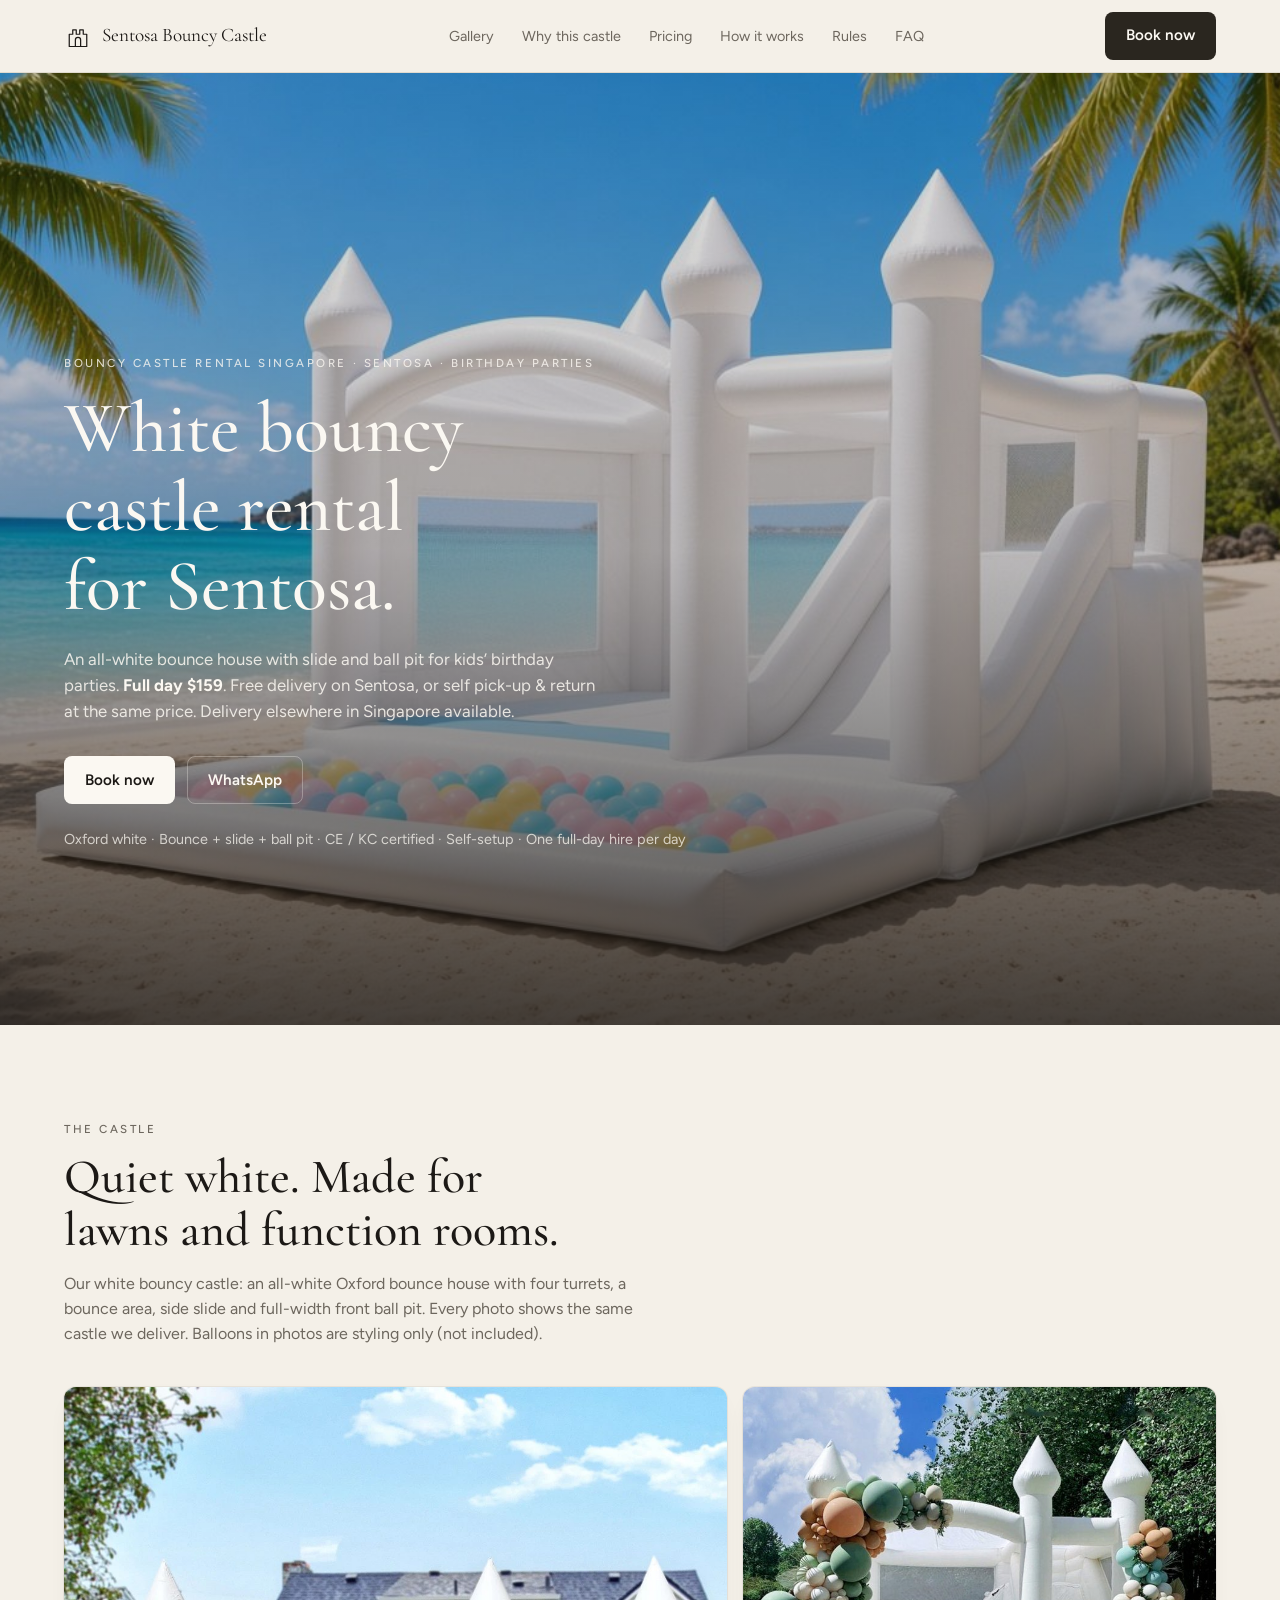
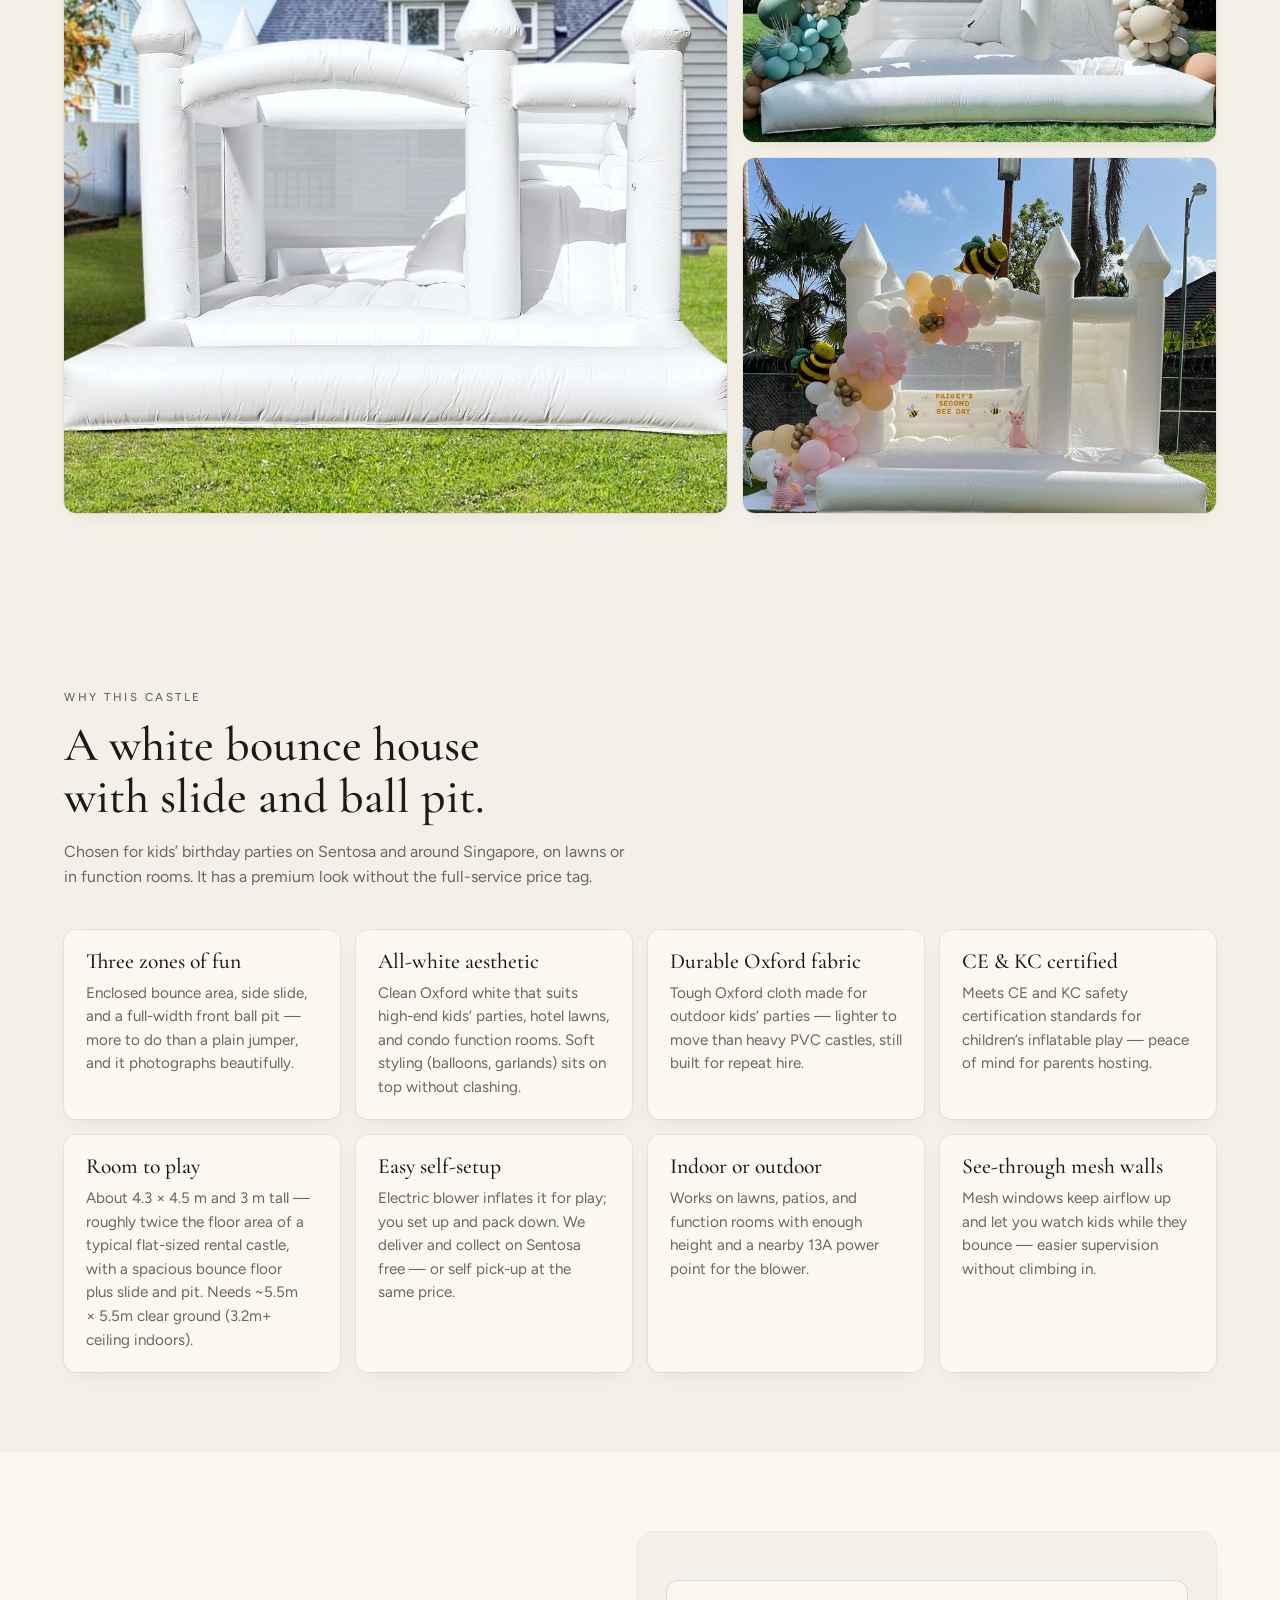
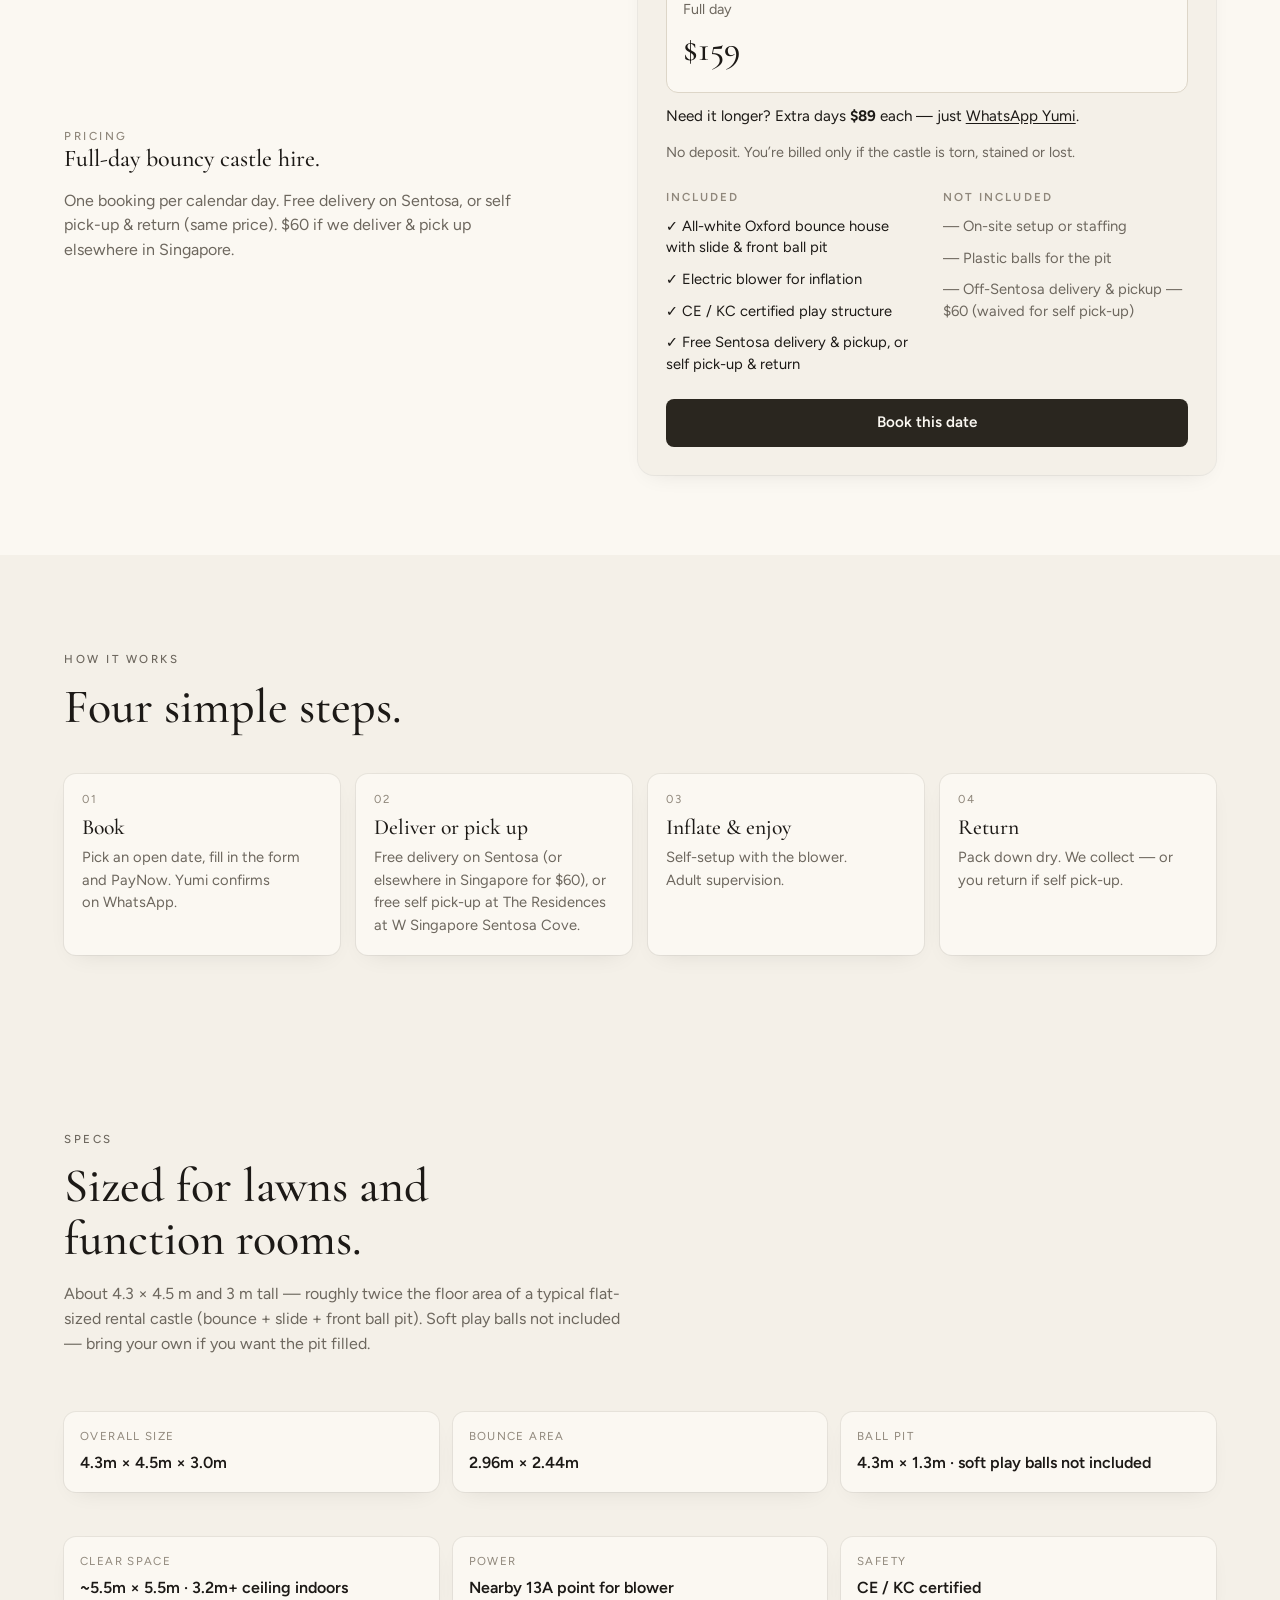
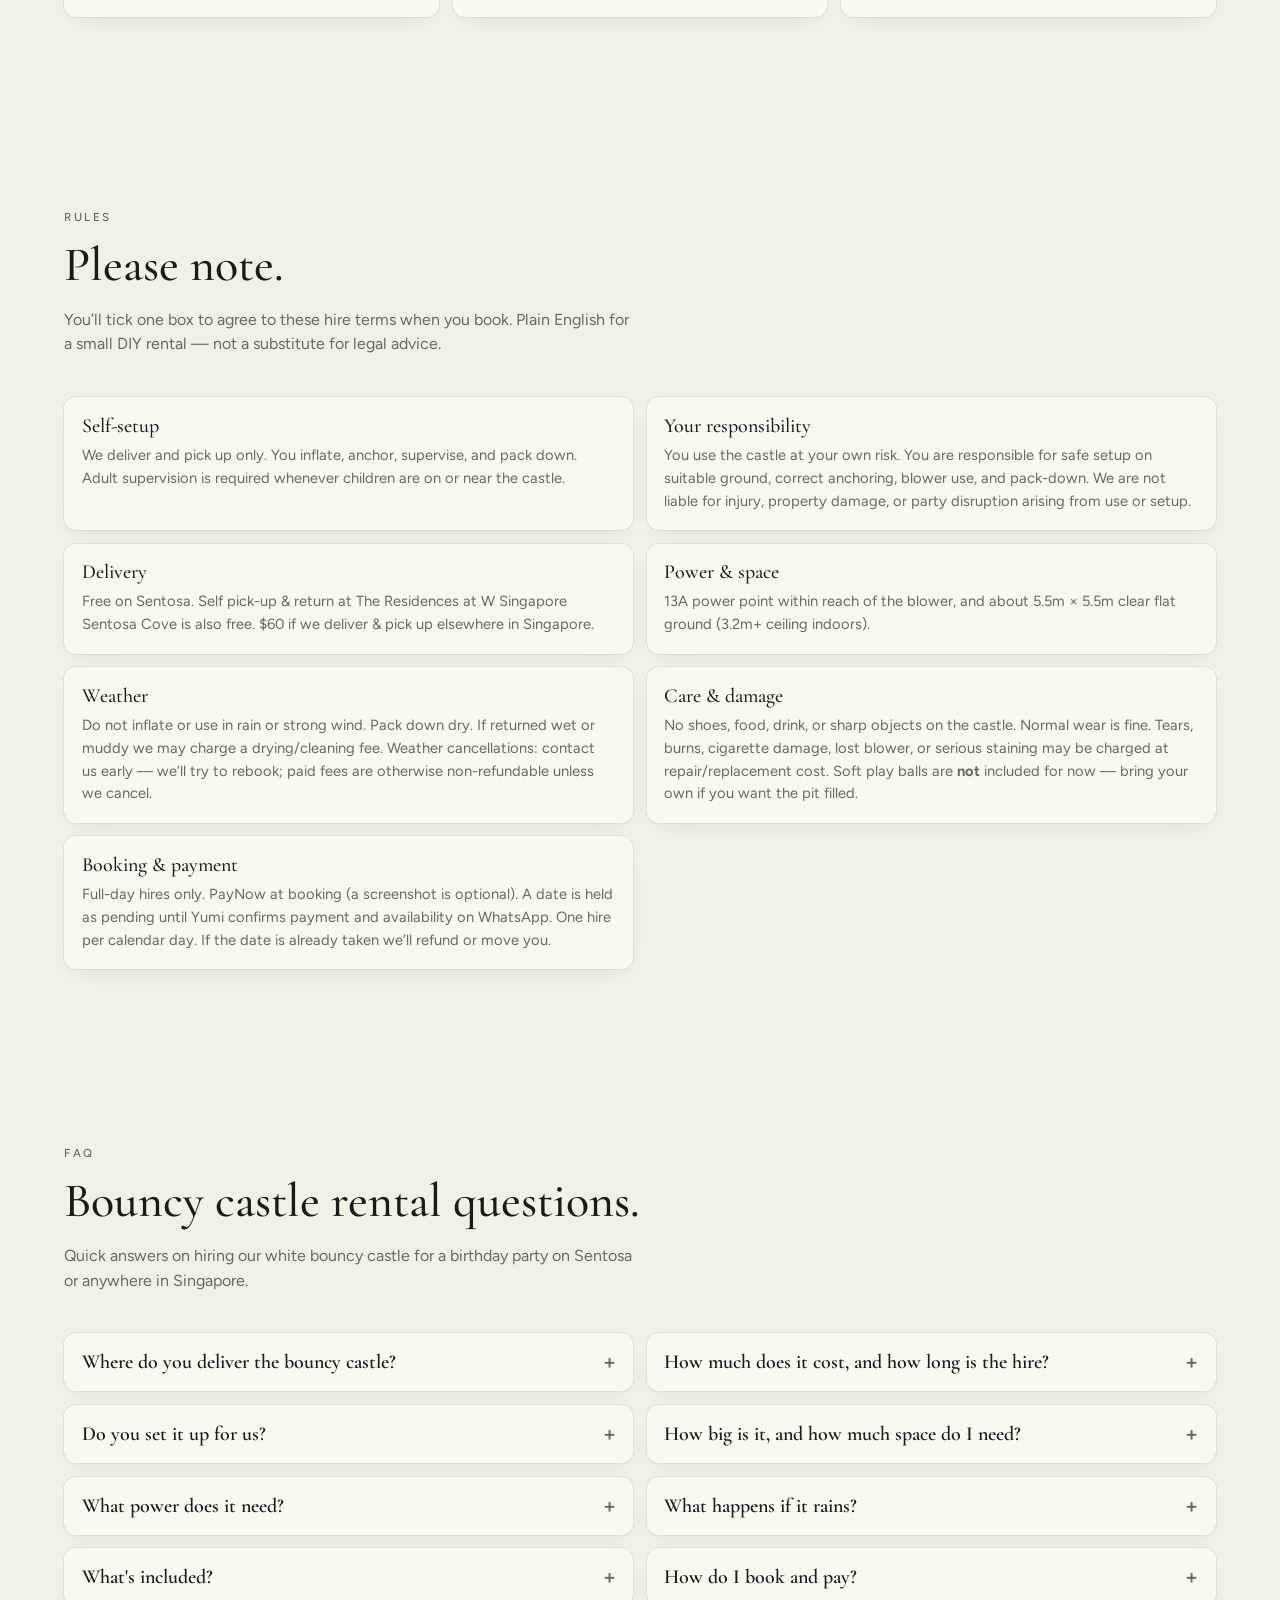
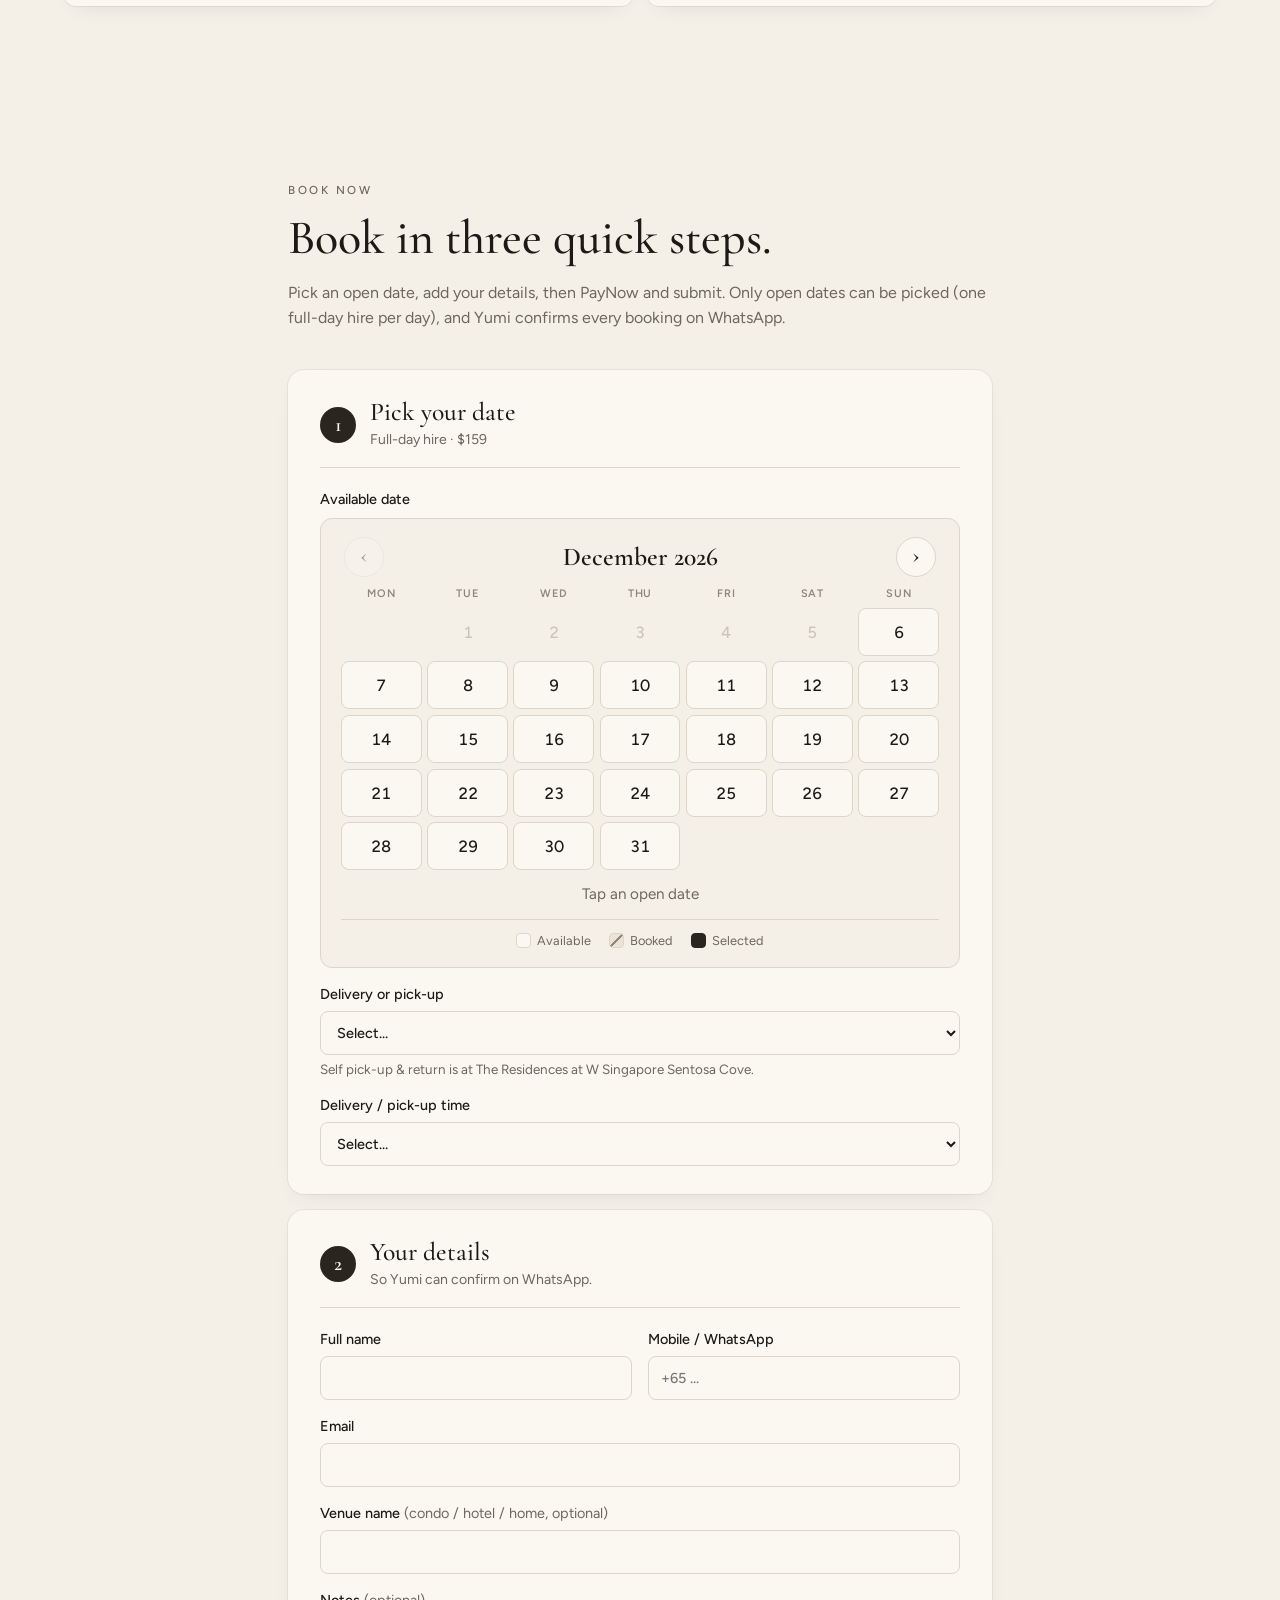
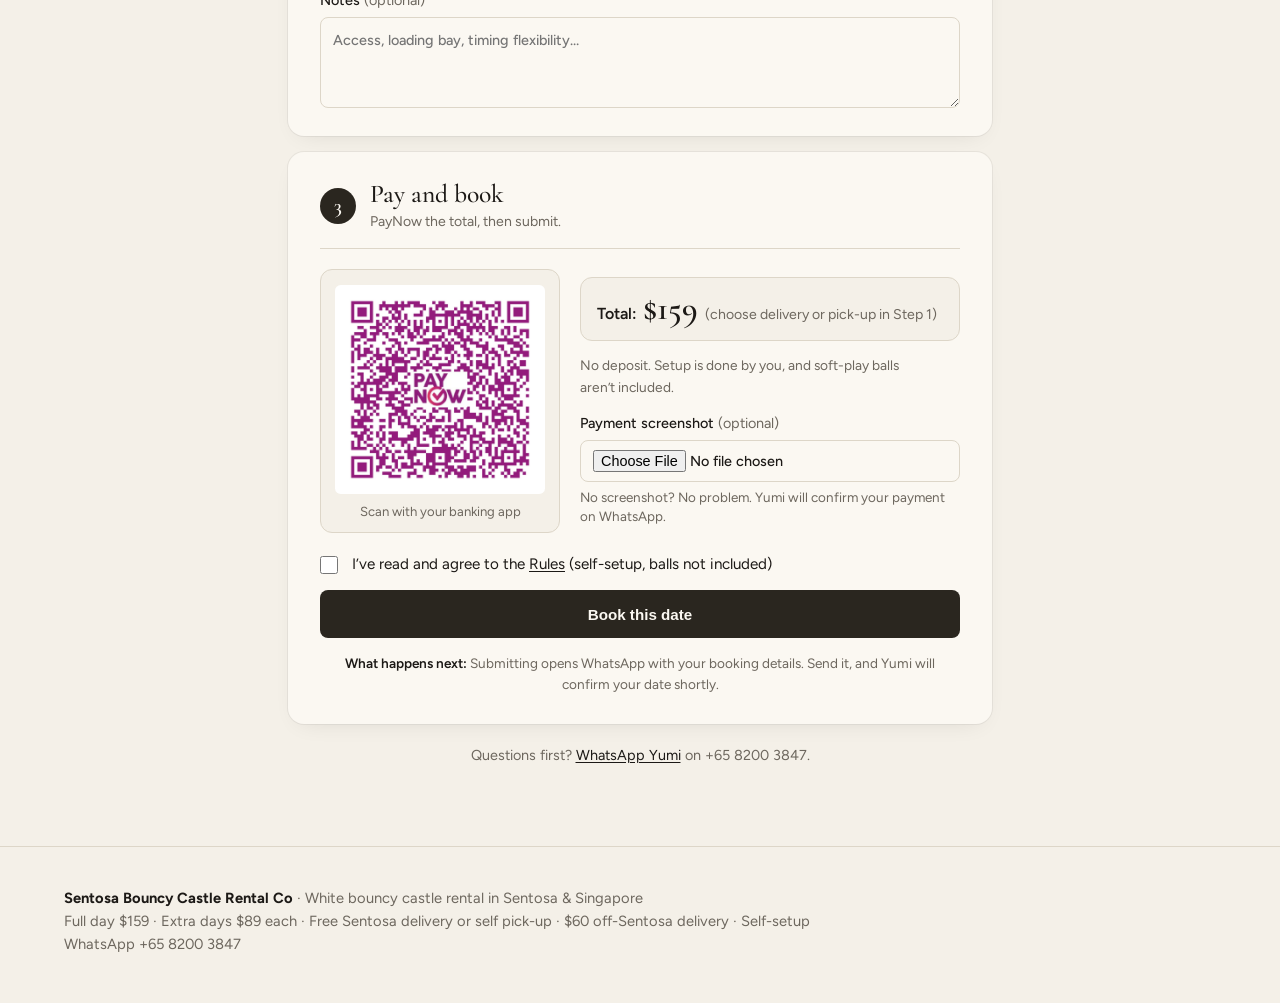
<file: docs/index.html>
<!DOCTYPE html>
<html lang="en-SG">
<head>
  <meta charset="utf-8" />
  <meta name="viewport" content="width=device-width, initial-scale=1" />
  <!-- SEO PRICE NOTE: prices live in prices.js (window.SBCR_PRICES). The $159 / $60 / $89 in this <title>,
       the meta/OG/Twitter descriptions and the JSON-LD below are static copies for crawlers and link
       previews. prices.js re-syncs the JSON-LD at runtime, but when fullDay, mainlandDelivery or extraDay change,
       also update these static copies (search this file for "$159", "$60" and "$89"). -->
  <title>White Bouncy Castle Rental Singapore | Sentosa | Full Day $159</title>
  <meta name="description" content="White bouncy castle rental in Singapore: a big 4.3 × 4.5 m bounce house with slide and ball pit. Full day $159, extra days $89, free Sentosa delivery or self pick-up. Book online." />
  <link rel="canonical" href="https://seanbmcnulty.github.io/sentosa-bouncy-castle-rental/" />
  <meta name="theme-color" content="#1c1916" />
  <meta name="robots" content="index, follow, max-image-preview:large" />
  <meta property="og:site_name" content="Sentosa Bouncy Castle Rental Co" />
  <meta property="og:locale" content="en_SG" />
  <meta property="og:title" content="White Bouncy Castle Rental Singapore | Sentosa | Full Day $159" />
  <meta property="og:description" content="All-white bounce house with slide and ball pit for birthday parties. Full day $159. Free Sentosa delivery or self pick-up. Self-setup, no deposit." />
  <meta property="og:type" content="website" />
  <meta property="og:url" content="https://seanbmcnulty.github.io/sentosa-bouncy-castle-rental/" />
  <meta property="og:image" content="https://seanbmcnulty.github.io/sentosa-bouncy-castle-rental/assets/gallery-1.jpg" />
  <meta property="og:image:width" content="1200" />
  <meta property="og:image:height" content="1200" />
  <meta property="og:image:alt" content="All-white four-turret bouncy castle with slide and ball pit on a lawn" />
  <meta name="twitter:card" content="summary_large_image" />
  <meta name="twitter:title" content="White Bouncy Castle Rental Singapore | Sentosa | Full Day $159" />
  <meta name="twitter:description" content="All-white bounce house with slide and ball pit for birthday parties. Free Sentosa delivery or self pick-up." />
  <meta name="twitter:image" content="https://seanbmcnulty.github.io/sentosa-bouncy-castle-rental/assets/gallery-1.jpg" />
  <meta name="twitter:image:alt" content="All-white four-turret bouncy castle with slide and ball pit on a lawn" />
  <link rel="preconnect" href="https://fonts.googleapis.com" />
  <link rel="preconnect" href="https://fonts.gstatic.com" crossorigin />
  <link rel="icon" href="favicon.svg" />
  <link rel="stylesheet" href="styles.css?v=20261102" />
  <!-- Structured data. Offer price / FAQ answers are static copies of prices.js values (see SEO PRICE NOTE above);
       prices.js rewrites #ld-business prices and rebuilds #ld-faq from the visible FAQ at runtime. No street address on purpose. -->
  <script type="application/ld+json" id="ld-business">
  {
    "@context": "https://schema.org",
    "@graph": [
      {
        "@type": "LocalBusiness",
        "@id": "https://seanbmcnulty.github.io/sentosa-bouncy-castle-rental/#business",
        "name": "Sentosa Bouncy Castle Rental Co",
        "description": "White bouncy castle rental in Singapore and Sentosa: an all-white four-turret bounce house with side slide and full-width front ball pit for kids' birthday parties. Full-day self-setup hire.",
        "url": "https://seanbmcnulty.github.io/sentosa-bouncy-castle-rental/",
        "image": "https://seanbmcnulty.github.io/sentosa-bouncy-castle-rental/assets/gallery-1.jpg",
        "telephone": "+6582003847",
        "currenciesAccepted": "SGD",
        "paymentAccepted": "PayNow",
        "areaServed": [
          { "@type": "Country", "name": "Singapore" },
          { "@type": "Place", "name": "Sentosa, Singapore" }
        ],
        "contactPoint": {
          "@type": "ContactPoint",
          "contactType": "bookings",
          "telephone": "+6582003847",
          "url": "https://wa.me/6582003847",
          "availableLanguage": "English"
        }
      },
      {
        "@type": "Service",
        "@id": "https://seanbmcnulty.github.io/sentosa-bouncy-castle-rental/#service",
        "name": "White bouncy castle rental (full day)",
        "serviceType": "Bouncy castle rental",
        "description": "Full-day hire of an all-white four-turret bounce house with side slide and front ball pit (about 4.3m x 4.5m x 3.0m, roughly twice the floor area of a typical flat-sized rental castle). Self-setup, electric blower included, ball-pit balls not included. Free delivery on Sentosa or free self pick-up at The Residences at W Singapore Sentosa Cove; delivery and pick-up elsewhere in Singapore is an extra $60. Extra consecutive days are $89 each, arranged on WhatsApp.",
        "provider": { "@id": "https://seanbmcnulty.github.io/sentosa-bouncy-castle-rental/#business" },
        "areaServed": [
          { "@type": "Country", "name": "Singapore" },
          { "@type": "Place", "name": "Sentosa, Singapore" }
        ],
        "image": "https://seanbmcnulty.github.io/sentosa-bouncy-castle-rental/assets/gallery-1.jpg",
        "offers": {
          "@type": "Offer",
          "name": "Full-day bouncy castle hire",
          "price": "159",
          "priceCurrency": "SGD",
          "availability": "https://schema.org/InStock",
          "url": "https://seanbmcnulty.github.io/sentosa-bouncy-castle-rental/#book",
          "seller": { "@id": "https://seanbmcnulty.github.io/sentosa-bouncy-castle-rental/#business" }
        }
      },
      {
        "@type": "WebSite",
        "@id": "https://seanbmcnulty.github.io/sentosa-bouncy-castle-rental/#website",
        "name": "Sentosa Bouncy Castle Rental Co",
        "url": "https://seanbmcnulty.github.io/sentosa-bouncy-castle-rental/",
        "inLanguage": "en-SG",
        "publisher": { "@id": "https://seanbmcnulty.github.io/sentosa-bouncy-castle-rental/#business" }
      }
    ]
  }
  </script>
  <script type="application/ld+json" id="ld-faq">
  {
    "@context": "https://schema.org",
    "@type": "FAQPage",
    "mainEntity": [
      {
        "@type": "Question",
        "name": "Where do you deliver the bouncy castle?",
        "acceptedAnswer": {
          "@type": "Answer",
          "text": "Delivery and pick-up are free anywhere on Sentosa. You can also collect and return it yourself for free at The Residences at W Singapore Sentosa Cove. For delivery and pick-up elsewhere in Singapore, add $60."
        }
      },
      {
        "@type": "Question",
        "name": "How much does it cost, and how long is the hire?",
        "acceptedAnswer": {
          "@type": "Answer",
          "text": "It's $159 for a full day. Need it longer? Extra consecutive days are $89 each. Just WhatsApp Yumi to arrange it. We take one hire per calendar day, and there's no deposit. You're only charged if the castle is torn, stained or lost."
        }
      },
      {
        "@type": "Question",
        "name": "Do you set it up for us?",
        "acceptedAnswer": {
          "@type": "Answer",
          "text": "No, it's self-setup. We deliver and collect (or you pick up). You inflate it with the included electric blower, anchor it, supervise the kids and pack it down. An adult must supervise whenever children are on or near the castle."
        }
      },
      {
        "@type": "Question",
        "name": "How big is it, and how much space do I need?",
        "acceptedAnswer": {
          "@type": "Answer",
          "text": "The castle is about 4.3m × 4.5m × 3.0m inflated (roughly 14 × 14.9 × 10 ft), roughly twice the floor area of a typical flat-sized rental castle. Allow about 5.5m × 5.5m of clear, flat ground. Indoors, you need a ceiling of 3.2m or more, so it suits lawns, patios and condo or hotel function rooms."
        }
      },
      {
        "@type": "Question",
        "name": "What power does it need?",
        "acceptedAnswer": {
          "@type": "Answer",
          "text": "The blower plugs into a standard 13A power point. Make sure there's one within reach of where the castle will stand."
        }
      },
      {
        "@type": "Question",
        "name": "What happens if it rains?",
        "acceptedAnswer": {
          "@type": "Answer",
          "text": "Don't inflate or use the castle in rain or strong wind, and pack it down dry. If the weather turns, contact us early and we'll try to rebook your date."
        }
      },
      {
        "@type": "Question",
        "name": "What's included?",
        "acceptedAnswer": {
          "@type": "Answer",
          "text": "You get the all-white bounce house with side slide and full-width front ball pit, plus the electric blower. Ball-pit balls aren't included, so bring your own if you want the pit filled. On-site setup and staff aren't included either."
        }
      },
      {
        "@type": "Question",
        "name": "How do I book and pay?",
        "acceptedAnswer": {
          "@type": "Answer",
          "text": "Pick an open date in the calendar below, fill in your details, then PayNow the total and submit. WhatsApp opens with your booking details. Send the message, and Yumi confirms on WhatsApp (+65 8200 3847)."
        }
      }
    ]
  }
  </script>
  <!-- Google Analytics (GA4) -->
  <script async src="https://www.googletagmanager.com/gtag/js?id=G-E9QH8FBF27"></script>
  <script>
    window.dataLayer = window.dataLayer || [];
    function gtag(){dataLayer.push(arguments);}
    gtag('js', new Date());
    gtag('config', 'G-E9QH8FBF27');
  </script>
</head>
<body>
  <header class="nav">
    <div class="wrap nav-inner">
      <a class="brand" href="#top">
        <svg viewBox="0 0 32 32" fill="none" aria-hidden="true">
          <path d="M6 14h4V9h4v5h4V9h4v5h4v14H6V14Z" stroke="currentColor" stroke-width="1.4" stroke-linejoin="round"/>
          <path d="M13 28v-7.5a3 3 0 0 1 6 0V28" stroke="currentColor" stroke-width="1.4" stroke-linejoin="round"/>
        </svg>
        <span>Sentosa Bouncy Castle</span>
      </a>
      <nav class="nav-links" aria-label="Primary">
        <a href="#gallery">Gallery</a>
        <a href="#features">Why this castle</a>
        <a href="#pricing">Pricing</a>
        <a href="#how">How it works</a>
        <a href="#rules">Rules</a>
        <a href="#faq">FAQ</a>
      </nav>
      <a class="btn" href="#book">Book now</a>
    </div>
  </header>

  <main id="top">
    <section class="hero">
      <img src="assets/hero.jpg" alt="White bouncy castle rental: all-white four-turret bounce house with side slide and front ball pit on a beach" width="1280" height="720" fetchpriority="high" />
      <div class="shade" aria-hidden="true"></div>
      <div class="wrap hero-content">
        <p class="eyebrow" style="color:rgb(251 248 242 / 0.8)">Bouncy castle rental Singapore · Sentosa · Birthday parties</p>
        <h1>White bouncy castle rental for Sentosa.</h1>
        <p class="lede">An all-white bounce house with slide and ball pit for kids’ birthday parties. <span data-price="heroPrices"><strong style="color:var(--cream)">Full day $159</strong></span>. Free delivery on Sentosa, or self pick-up &amp; return at the same price. Delivery elsewhere in Singapore available.</p>
        <div class="hero-actions">
          <a class="btn btn-cream" href="#book">Book now</a>
          <a class="btn btn-outline light" href="https://wa.me/6582003847?text=Hi%20Yumi%2C%20I%27d%20like%20to%20book%20the%20white%20bouncy%20castle.">WhatsApp</a>
        </div>
        <p class="fine">Oxford white · Bounce + slide + ball pit · CE / KC certified · Self-setup · One full-day hire per day</p>
      </div>
    </section>

    <section id="gallery">
      <div class="wrap">
        <div class="section-head">
          <p class="eyebrow">The castle</p>
          <h2>Quiet white. Made for lawns and function rooms.</h2>
          <p>Our white bouncy castle: an all-white Oxford bounce house with four turrets, a bounce area, side slide and full-width front ball pit. Every photo shows the same castle we deliver. Balloons in photos are styling only (not included).</p>
        </div>
        <div class="gallery">
          <figure><img src="assets/gallery-1.jpg" alt="All-white four-turret bouncy castle with mesh walls, slide and front ball pit set up on a garden lawn" width="1200" height="1200" loading="lazy" decoding="async" /></figure>
          <figure><img src="assets/gallery-2.jpg" alt="White bouncy castle styled with sage, peach and cream balloon garlands for a birthday party" width="755" height="755" loading="lazy" decoding="async" /></figure>
          <figure><img src="assets/gallery-3.jpg" alt="White bounce house with slide set up on a lawn for a bee-themed kids’ birthday party with pink and yellow balloons" width="755" height="755" loading="lazy" decoding="async" /></figure>
        </div>
      </div>
    </section>


    <section id="features">
      <div class="wrap">
        <div class="section-head">
          <p class="eyebrow">Why this castle</p>
          <h2>A white bounce house with slide and ball pit.</h2>
          <p>Chosen for kids’ birthday parties on Sentosa and around Singapore, on lawns or in function rooms. It has a premium look without the full-service price tag.</p>
        </div>
        <div class="features">
          <article class="feature">
            <h3>Three zones of fun</h3>
            <p>Enclosed bounce area, side slide, and a full-width front ball pit — more to do than a plain jumper, and it photographs beautifully.</p>
          </article>
          <article class="feature">
            <h3>All-white aesthetic</h3>
            <p>Clean Oxford white that suits high-end kids’ parties, hotel lawns, and condo function rooms. Soft styling (balloons, garlands) sits on top without clashing.</p>
          </article>
          <article class="feature">
            <h3>Durable Oxford fabric</h3>
            <p>Tough Oxford cloth made for outdoor kids’ parties — lighter to move than heavy PVC castles, still built for repeat hire.</p>
          </article>
          <article class="feature">
            <h3>CE &amp; KC certified</h3>
            <p>Meets CE and KC safety certification standards for children’s inflatable play — peace of mind for parents hosting.</p>
          </article>
          <article class="feature">
            <h3>Room to play</h3>
            <p>About 4.3 × 4.5 m and 3 m tall — roughly twice the floor area of a typical flat-sized rental castle, with a spacious bounce floor plus slide and pit. Needs ~5.5m × 5.5m clear ground (3.2m+ ceiling indoors).</p>
          </article>
          <article class="feature">
            <h3>Easy self-setup</h3>
            <p>Electric blower inflates it for play; you set up and pack down. We deliver and collect on Sentosa free — or self pick-up at the same price.</p>
          </article>
          <article class="feature">
            <h3>Indoor or outdoor</h3>
            <p>Works on lawns, patios, and function rooms with enough height and a nearby 13A power point for the blower.</p>
          </article>
          <article class="feature">
            <h3>See-through mesh walls</h3>
            <p>Mesh windows keep airflow up and let you watch kids while they bounce — easier supervision without climbing in.</p>
          </article>
        </div>
      </div>
    </section>

    <section id="pricing" class="pricing-band">
      <div class="wrap price-grid">
        <div>
          <p class="eyebrow">Pricing</p>
          <h2>Full-day bouncy castle hire.</h2>
          <p style="color:var(--stone);margin-top:1rem;max-width:28rem">One booking per calendar day. Free delivery on Sentosa, or self pick-up &amp; return (same price). <span data-price="mainlandDelivery">$60</span> if we deliver &amp; pick up elsewhere in Singapore.</p>
        </div>
        <div class="price-card">
          <div class="price-row" style="grid-template-columns:1fr">
            <div class="price-opt">
              <span>Full day</span>
              <strong data-price="fullDay">$159</strong>
            </div>
          </div>
          <p class="extra-days" style="font-size:0.95rem;margin:0.75rem 0 0">Need it longer? Extra days <strong data-price="extraDay">$89</strong> each — just <a class="text-link" href="https://wa.me/6582003847?text=Hi%20Yumi%2C%20I%27d%20like%20to%20hire%20the%20white%20bouncy%20castle%20for%20more%20than%20one%20day.">WhatsApp Yumi</a>.</p>
          <p style="color:var(--stone);font-size:0.9rem;margin:0.75rem 0 0">No deposit. You’re billed only if the castle is torn, stained or lost.</p>
          <div class="checks">
            <div>
              <h3>Included</h3>
              <ul>
                <li>✓ All-white Oxford bounce house with slide &amp; front ball pit</li>
                <li>✓ Electric blower for inflation</li>
                <li>✓ CE / KC certified play structure</li>
                <li>✓ Free Sentosa delivery &amp; pickup, or self pick-up &amp; return</li>
              </ul>
            </div>
            <div>
              <h3>Not included</h3>
              <ul>
                <li class="dim">— On-site setup or staffing</li>
                <li class="dim">— Plastic balls for the pit</li>
                <li class="dim">— Off-Sentosa delivery &amp; pickup — <span data-price="mainlandDelivery">$60</span> (waived for self pick-up)</li>
              </ul>
            </div>
          </div>
          <a class="btn full" href="#book" style="margin-top:1.5rem">Book this date</a>
        </div>
      </div>
    </section>

    <section id="how">
      <div class="wrap">
        <div class="section-head">
          <p class="eyebrow">How it works</p>
          <h2>Four simple steps.</h2>
        </div>
        <div class="steps">
          <div class="step"><div class="n">01</div><h3>Book</h3><p>Pick an open date, fill in the form and PayNow. Yumi confirms on WhatsApp.</p></div>
          <div class="step"><div class="n">02</div><h3>Deliver or pick up</h3><p>Free delivery on Sentosa (or elsewhere in Singapore for <span data-price="mainlandDelivery">$60</span>), or free self pick-up at The Residences at W Singapore Sentosa Cove.</p></div>
          <div class="step"><div class="n">03</div><h3>Inflate &amp; enjoy</h3><p>Self-setup with the blower. Adult supervision.</p></div>
          <div class="step"><div class="n">04</div><h3>Return</h3><p>Pack down dry. We collect — or you return if self pick-up.</p></div>
        </div>
      </div>
    </section>

    <section id="specs">
      <div class="wrap">
        <div class="section-head">
          <p class="eyebrow">Specs</p>
          <h2>Sized for lawns and function rooms.</h2>
          <p>About 4.3 × 4.5 m and 3 m tall — roughly twice the floor area of a typical flat-sized rental castle (bounce + slide + front ball pit). Soft play balls not included — bring your own if you want the pit filled.</p>
        </div>
        <div class="specs">
          <dl class="spec"><dt>Overall size</dt><dd>4.3m × 4.5m × 3.0m</dd></dl>
          <dl class="spec"><dt>Bounce area</dt><dd>2.96m × 2.44m</dd></dl>
          <dl class="spec"><dt>Ball pit</dt><dd>4.3m × 1.3m · soft play balls not included</dd></dl>
          <dl class="spec"><dt>Clear space</dt><dd>~5.5m × 5.5m · 3.2m+ ceiling indoors</dd></dl>
          <dl class="spec"><dt>Power</dt><dd>Nearby 13A point for blower</dd></dl>
          <dl class="spec"><dt>Safety</dt><dd>CE / KC certified</dd></dl>
        </div>
      </div>
    </section>

    <section id="rules">
      <div class="wrap">
        <div class="section-head">
          <p class="eyebrow">Rules</p>
          <h2>Please note.</h2>
          <p>You’ll tick one box to agree to these hire terms when you book. Plain English for a small DIY rental — not a substitute for legal advice.</p>
        </div>
        <div class="rules">
          <div class="rule"><h3>Self-setup</h3><p>We deliver and pick up only. You inflate, anchor, supervise, and pack down. Adult supervision is required whenever children are on or near the castle.</p></div>
          <div class="rule"><h3>Your responsibility</h3><p>You use the castle at your own risk. You are responsible for safe setup on suitable ground, correct anchoring, blower use, and pack-down. We are not liable for injury, property damage, or party disruption arising from use or setup.</p></div>
          <div class="rule"><h3>Delivery</h3><p>Free on Sentosa. Self pick-up &amp; return at The Residences at W Singapore Sentosa Cove is also free. <span data-price="mainlandDelivery">$60</span> if we deliver &amp; pick up elsewhere in Singapore.</p></div>
          <div class="rule"><h3>Power &amp; space</h3><p>13A power point within reach of the blower, and about 5.5m × 5.5m clear flat ground (3.2m+ ceiling indoors).</p></div>
          <div class="rule"><h3>Weather</h3><p>Do not inflate or use in rain or strong wind. Pack down dry. If returned wet or muddy we may charge a drying/cleaning fee. Weather cancellations: contact us early — we’ll try to rebook; paid fees are otherwise non-refundable unless we cancel.</p></div>
          <div class="rule"><h3>Care &amp; damage</h3><p>No shoes, food, drink, or sharp objects on the castle. Normal wear is fine. Tears, burns, cigarette damage, lost blower, or serious staining may be charged at repair/replacement cost. Soft play balls are <strong>not</strong> included for now — bring your own if you want the pit filled.</p></div>
          <div class="rule"><h3>Booking &amp; payment</h3><p>Full-day hires only. PayNow at booking (a screenshot is optional). A date is held as pending until Yumi confirms payment and availability on WhatsApp. One hire per calendar day. If the date is already taken we’ll refund or move you.</p></div>
        </div>
      </div>
    </section>

    <section id="faq">
      <div class="wrap">
        <div class="section-head">
          <p class="eyebrow">FAQ</p>
          <h2>Bouncy castle rental questions.</h2>
          <p>Quick answers on hiring our white bouncy castle for a birthday party on Sentosa or anywhere in Singapore.</p>
        </div>
        <div class="faq">
          <details class="faq-item"><summary>Where do you deliver the bouncy castle?</summary><p>Delivery and pick-up are free anywhere on Sentosa. You can also collect and return it yourself for free at The Residences at W Singapore Sentosa Cove. For delivery and pick-up elsewhere in Singapore, add <span data-price="mainlandDelivery">$60</span>.</p></details>
          <details class="faq-item"><summary>How much does it cost, and how long is the hire?</summary><p>It's <span data-price="fullDay">$159</span> for a full day. Need it longer? Extra consecutive days are <span data-price="extraDay">$89</span> each. Just <a href="https://wa.me/6582003847?text=Hi%20Yumi%2C%20I%27d%20like%20to%20hire%20the%20white%20bouncy%20castle%20for%20more%20than%20one%20day.">WhatsApp Yumi</a> to arrange it. We take one hire per calendar day, and there's no deposit. You're only charged if the castle is torn, stained or lost.</p></details>
          <details class="faq-item"><summary>Do you set it up for us?</summary><p>No, it's self-setup. We deliver and collect (or you pick up). You inflate it with the included electric blower, anchor it, supervise the kids and pack it down. An adult must supervise whenever children are on or near the castle.</p></details>
          <details class="faq-item"><summary>How big is it, and how much space do I need?</summary><p>The castle is about 4.3m × 4.5m × 3.0m inflated (roughly 14 × 14.9 × 10 ft), roughly twice the floor area of a typical flat-sized rental castle. Allow about 5.5m × 5.5m of clear, flat ground. Indoors, you need a ceiling of 3.2m or more, so it suits lawns, patios and condo or hotel function rooms.</p></details>
          <details class="faq-item"><summary>What power does it need?</summary><p>The blower plugs into a standard 13A power point. Make sure there's one within reach of where the castle will stand.</p></details>
          <details class="faq-item"><summary>What happens if it rains?</summary><p>Don't inflate or use the castle in rain or strong wind, and pack it down dry. If the weather turns, contact us early and we'll try to rebook your date.</p></details>
          <details class="faq-item"><summary>What's included?</summary><p>You get the all-white bounce house with side slide and full-width front ball pit, plus the electric blower. Ball-pit balls aren't included, so bring your own if you want the pit filled. On-site setup and staff aren't included either.</p></details>
          <details class="faq-item"><summary>How do I book and pay?</summary><p>Pick an open date in the calendar below, fill in your details, then PayNow the total and submit. WhatsApp opens with your booking details. Send the message, and Yumi confirms on WhatsApp (<a href="https://wa.me/6582003847">+65 8200 3847</a>).</p></details>
        </div>
      </div>
    </section>

    <section id="book">
      <div class="wrap">
        <div class="section-head">
          <p class="eyebrow">Book now</p>
          <h2>Book in three quick steps.</h2>
          <p>Pick an open date, add your details, then PayNow and submit. Only open dates can be picked (one full-day hire per day), and Yumi confirms every booking on WhatsApp.</p>
        </div>
        <div class="book-grid book-grid-single">
          <form class="book-form" id="booking-form" action="https://formsubmit.co/seanbmcnulty@gmail.com" method="POST" enctype="multipart/form-data">
            <input type="hidden" name="_subject" value="New Sentosa Bouncy Castle booking" />
            <input type="hidden" name="_captcha" value="false" />
            <input type="hidden" name="_template" value="table" />
            <input type="hidden" name="_next" value="https://seanbmcnulty.github.io/sentosa-bouncy-castle-rental/#book-thanks" />
            <input type="text" name="_honey" style="display:none" tabindex="-1" autocomplete="off" />
            <input type="hidden" name="package" data-price-option="full" value="Full day — $159" />
            <input type="hidden" name="total" id="bookingTotalField" value="$159" />

            <div class="card book-step" role="group" aria-labelledby="step1-title">
              <div class="step-head">
                <span class="step-badge" aria-hidden="true">1</span>
                <div>
                  <h3 id="step1-title">Pick your date</h3>
                  <p class="step-sub">Full-day hire · <span data-price="fullDay">$159</span></p>
                </div>
              </div>
              <div class="form-grid">
                <div class="field cal-field">
                  <span class="field-label" id="calLabel">Available date</span>
                  <input type="hidden" name="eventDate" id="eventDate" value="" />
                  <div class="cal" id="bookingCal" role="group" aria-labelledby="calLabel" aria-describedby="calStatus">
                    <div class="cal-head">
                      <button type="button" class="cal-nav" id="calPrev" aria-label="Previous month">&#8249;</button>
                      <p class="cal-title" id="calTitle" aria-live="polite"></p>
                      <button type="button" class="cal-nav" id="calNext" aria-label="Next month">&#8250;</button>
                    </div>
                    <div class="cal-dow" aria-hidden="true"><span>Mon</span><span>Tue</span><span>Wed</span><span>Thu</span><span>Fri</span><span>Sat</span><span>Sun</span></div>
                    <div class="cal-grid" id="calGrid"></div>
                    <p class="cal-status" id="calStatus" aria-live="polite">Loading available dates…</p>
                    <p class="cal-error" id="eventDateError" role="alert" hidden>Please pick a date</p>
                    <ul class="cal-legend" aria-hidden="true">
                      <li><span class="cal-key key-open"></span>Available</li>
                      <li><span class="cal-key key-booked"></span>Booked</li>
                      <li><span class="cal-key key-selected"></span>Selected</li>
                    </ul>
                  </div>
                </div>
                <label class="field">Delivery or pick-up
                  <select required name="location" id="bookingLocation">
                    <option value="">Select…</option>
                    <option data-loc="sentosa" value="Sentosa — free delivery">Sentosa — free delivery</option>
                    <option data-loc="pickup" value="Self pick-up at W Residences, Sentosa Cove — free">Self pick-up at W Residences, Sentosa Cove — free</option>
                    <option data-loc="elsewhere" data-price-option="off" value="Elsewhere in Singapore — +$60 delivery &amp; pickup">Elsewhere in Singapore — +$60 delivery &amp; pickup</option>
                  </select>
                  <span class="field-hint">Self pick-up &amp; return is at The Residences at W Singapore Sentosa Cove.</span>
                </label>
                <label class="field"><span id="windowLabel">Delivery / pick-up time</span>
                  <select required name="window" id="bookingWindow">
                    <option value="">Select…</option>
                    <option>Morning</option>
                    <option>Afternoon</option>
                    <option>Flexible</option>
                  </select>
                </label>
              </div>
            </div>

            <div class="card book-step" role="group" aria-labelledby="step2-title">
              <div class="step-head">
                <span class="step-badge" aria-hidden="true">2</span>
                <div>
                  <h3 id="step2-title">Your details</h3>
                  <p class="step-sub">So Yumi can confirm on WhatsApp.</p>
                </div>
              </div>
              <div class="form-grid">
                <div class="form-grid two">
                  <label class="field">Full name<input required name="fullName" autocomplete="name" /></label>
                  <label class="field">Mobile / WhatsApp<input required name="mobile" type="tel" autocomplete="tel" placeholder="+65 …" /></label>
                </div>
                <label class="field">Email<input required name="email" type="email" autocomplete="email" /></label>
                <label class="field"><span>Venue name <span class="optional">(condo / hotel / home, optional)</span></span><input name="venueName" /></label>
                <label class="field" id="addressField" hidden>Delivery address<textarea name="address" id="bookingAddress" rows="2" placeholder="Block / street, unit, postal code" disabled></textarea></label>
                <label class="field"><span>Notes <span class="optional">(optional)</span></span><textarea name="notes" rows="3" placeholder="Access, loading bay, timing flexibility…"></textarea></label>
              </div>
            </div>

            <div class="card book-step" role="group" aria-labelledby="step3-title">
              <div class="step-head">
                <span class="step-badge" aria-hidden="true">3</span>
                <div>
                  <h3 id="step3-title">Pay and book</h3>
                  <p class="step-sub">PayNow the total, then submit.</p>
                </div>
              </div>
              <div class="pay-row">
                <div class="paynow">
                  <img src="assets/paynow-qr.png?v=20261102" alt="PayNow QR code for paying the booking total" width="960" height="960" loading="lazy" decoding="async" />
                  <p class="paynow-cap">Scan with your banking app</p>
                </div>
                <div class="pay-side">
                  <p class="booking-total" id="bookingTotal" aria-live="polite"><span class="total-label">Total:</span> <strong class="total-amount">$159</strong> <span class="total-note">(choose delivery or pick-up in Step 1)</span></p>
                  <p class="pay-fine">No deposit. Setup is done by you, and soft-play balls aren’t included.</p>
                  <label class="field"><span>Payment screenshot <span class="optional">(optional)</span></span><input name="paymentProof" type="file" accept="image/*,.pdf" /><span class="field-hint">No screenshot? No problem. Yumi will confirm your payment on WhatsApp.</span></label>
                </div>
              </div>
              <div class="form-grid" style="margin-top:1.25rem">
                <div class="checkboxes">
                  <label class="check-row"><input required type="checkbox" name="confirmRules" value="yes" /><span class="check-text">I’ve read and agree to the <a class="rules-jump" href="#rules">Rules</a> (self-setup, balls not included)</span></label>
                </div>
                <button class="btn full" type="submit">Book this date</button>
                <p class="next-note"><strong>What happens next:</strong> Submitting opens WhatsApp with your booking details. Send it, and Yumi will confirm your date shortly.</p>
              </div>
            </div>
          </form>
          <div id="book-thanks" style="display:none;padding:1rem;border-radius:0.75rem;background:var(--cream);box-shadow:var(--shadow);color:var(--ok);font-weight:600">Thanks — booking received for your chosen date. If WhatsApp didn’t open, message Yumi below and she’ll confirm shortly.</div>
          <p style="margin:0;text-align:center;color:var(--stone);font-size:0.9rem">Questions first? <a class="text-link" href="https://wa.me/6582003847?text=Hi%20Yumi%2C%20I%27d%20like%20to%20ask%20about%20booking%20the%20white%20bouncy%20castle.">WhatsApp Yumi</a> on +65 8200 3847.</p>
        </div>
      </div>
    </section>
  </main>

  <footer>
    <div class="wrap">
      <strong>Sentosa Bouncy Castle Rental Co</strong> · White bouncy castle rental in Sentosa &amp; Singapore<br />
      <span data-price="footerLine">Full day $159 · Extra days $89 each · Free Sentosa delivery or self pick-up · $60 off-Sentosa delivery · Self-setup</span><br />
      WhatsApp <a href="https://wa.me/6582003847">+65 8200 3847</a>
    </div>
  </footer>

  <div class="mobile-dock" aria-label="Quick actions">
    <div class="inner">
      <a class="btn" href="#book">Book now</a>
      <a class="btn btn-outline" href="https://wa.me/6582003847">WhatsApp</a>
    </div>
  </div>

  <script>
    if (location.hash === '#book-thanks') {
      var el = document.getElementById('book-thanks');
      if (el) el.style.display = 'block';
      location.hash = 'book';
    }
  </script>
  <script src="prices.js?v=20261102"></script>
</body>
</html>
</file>
<file: docs/styles.css>
@import url("https://fonts.googleapis.com/css2?family=Cormorant+Garamond:wght@500;600&family=Figtree:wght@400;500;600&display=swap");
:root {
  --paper: #f4f0e8;
  --paper-deep: #ebe4d6;
  --cream: #fbf8f2;
  --ink: #1c1916;
  --stone: #6d675e;
  --mist: #8f877b;
  --line: #ddd6c8;
  --ok: #355c48;
  --charcoal: #2a261f;
  --shadow: 0 0 0 1px rgb(28 25 22 / 0.06), 0 8px 24px -12px rgb(28 25 22 / 0.12);
  --sans: "Figtree", ui-sans-serif, system-ui, sans-serif;
  --serif: "Cormorant Garamond", "Times New Roman", serif;
  --max: 72rem;
}
* { box-sizing: border-box; }
html { scroll-behavior: smooth; }
html, body { overflow-x: hidden; }
body { margin: 0; background: var(--paper); color: var(--ink); font-family: var(--sans); line-height: 1.55; -webkit-font-smoothing: antialiased; }
img { max-width: 100%; display: block; }
a { color: inherit; text-decoration: none; }
.wrap { width: min(var(--max), calc(100% - 2.5rem)); margin: 0 auto; }
.eyebrow { font-size: 0.72rem; font-weight: 500; letter-spacing: 0.22em; text-transform: uppercase; color: var(--mist); margin: 0; }
h1,h2,h3 { font-family: var(--serif); font-weight: 500; line-height: 1.1; margin: 0; text-wrap: balance; }
p { text-wrap: pretty; }
.btn {
  display: inline-flex; align-items: center; justify-content: center;
  height: 3rem; padding: 0 1.25rem; border-radius: 0.5rem;
  background: var(--charcoal); color: var(--cream); font-weight: 600; font-size: 0.95rem;
  border: 1px solid transparent; cursor: pointer;
}
.btn:hover { filter: brightness(1.08); }
.btn-cream { background: var(--cream); color: var(--ink); }
.btn-outline { background: transparent; border-color: var(--line); color: var(--ink); }
.btn-outline.light { border-color: rgb(251 248 242 / 0.3); color: var(--cream); }
.btn-outline.light:hover { background: rgb(251 248 242 / 0.1); }
.btn.full { width: 100%; }
header.nav {
  position: sticky; top: 0; z-index: 40;
  border-bottom: 1px solid rgb(221 214 200 / 0.8);
  background: rgb(244 240 232 / 0.9); backdrop-filter: blur(12px);
}
.nav-inner { display: flex; align-items: center; justify-content: space-between; gap: 1rem; height: 4.5rem; }
.brand { display: flex; align-items: center; gap: 0.65rem; min-width: 0; }
.brand svg { width: 1.75rem; height: 1.75rem; flex-shrink: 0; }
.brand span { font-family: var(--serif); font-size: 1.2rem; white-space: nowrap; overflow: hidden; text-overflow: ellipsis; }
.nav-links { display: none; gap: 1.75rem; }
.nav-links a { font-size: 0.9rem; color: var(--stone); }
.nav-links a:hover { color: var(--ink); }
.hero { position: relative; min-height: 88svh; background: var(--ink); color: var(--cream); overflow: hidden; }
.hero img { position: absolute; inset: 0; width: 100%; height: 100%; object-fit: cover; object-position: center; }
.hero .shade { position: absolute; inset: 0; background: linear-gradient(to top, rgb(28 25 22 / 0.82), rgb(28 25 22 / 0.25), rgb(28 25 22 / 0.15)); }
.hero-content { position: relative; min-height: 88svh; display: flex; flex-direction: column; justify-content: flex-end; padding: 7rem 0 5rem; }
.hero h1 { margin-top: 1rem; font-size: clamp(2.5rem, 7vw, 4.5rem); max-width: 14ch; }
.hero .lede { margin: 1.25rem 0 0; max-width: 34rem; color: rgb(251 248 242 / 0.85); font-size: 1.05rem; }
.hero-actions { display: flex; flex-wrap: wrap; gap: 0.75rem; margin-top: 2rem; }
.hero .fine { margin-top: 1.5rem; font-size: 0.9rem; color: rgb(251 248 242 / 0.75); }
section { padding: 5rem 0; }
.section-head { max-width: 36rem; margin-bottom: 2.5rem; }
.section-head h2 { margin-top: 0.75rem; font-size: clamp(2rem, 4vw, 3rem); }
.section-head p { margin: 1rem 0 0; color: var(--stone); }
.gallery { display: grid; gap: 1rem; grid-template-columns: 1fr; }
.gallery figure { margin: 0; overflow: hidden; border-radius: 0.75rem; background: var(--paper-deep); box-shadow: var(--shadow); }
.gallery img { width: 100%; height: 100%; object-fit: cover; min-height: 14rem; }
.features {
  display: grid;
  gap: 1rem;
  grid-template-columns: 1fr;
}
.feature {
  background: var(--cream);
  border-radius: 0.75rem;
  padding: 1.25rem 1.35rem;
  box-shadow: var(--shadow);
}
.feature h3 { font-size: 1.35rem; }
.feature p { margin: 0.5rem 0 0; color: var(--stone); font-size: 0.95rem; }
.pricing-band { background: var(--cream); }
.price-grid { display: grid; gap: 3rem; align-items: center; }
.price-card { background: var(--paper); border-radius: 1rem; padding: 1.75rem; box-shadow: var(--shadow); }
.price-row { display: grid; grid-template-columns: 1fr 1fr; gap: 1rem; margin: 1.25rem 0 0.5rem; }
.price-opt { border: 1px solid var(--line); border-radius: 0.75rem; padding: 1rem; background: var(--cream); }
.price-opt strong { display: block; font-family: var(--serif); font-size: 2.2rem; font-weight: 500; }
.price-opt span { color: var(--stone); font-size: 0.9rem; }
.checks { display: grid; gap: 2rem; margin-top: 1.75rem; }
.checks h3 { font-size: 0.72rem; letter-spacing: 0.18em; text-transform: uppercase; color: var(--mist); font-family: var(--sans); font-weight: 600; margin-bottom: 0.75rem; }
.checks ul { list-style: none; padding: 0; margin: 0; display: grid; gap: 0.65rem; }
.checks li { display: block; font-size: 0.92rem; line-height: 1.45; }
.checks li.dim { color: var(--stone); }
.steps { display: grid; gap: 1rem; }
.step { background: var(--cream); border-radius: 0.75rem; padding: 1.1rem; box-shadow: var(--shadow); }
.step .n { font-size: 0.72rem; letter-spacing: 0.18em; text-transform: uppercase; color: var(--mist); }
.step h3 { margin-top: 0.4rem; font-size: 1.35rem; }
.step p { margin: 0.4rem 0 0; color: var(--stone); font-size: 0.92rem; }
.specs { display: grid; gap: 0.85rem; }
.spec { background: var(--cream); border-radius: 0.75rem; padding: 1rem; box-shadow: var(--shadow); }
.spec dt { font-size: 0.72rem; letter-spacing: 0.12em; text-transform: uppercase; color: var(--mist); }
.spec dd { margin: 0.3rem 0 0; font-weight: 600; }
.rules { display: grid; gap: 0.85rem; }
.rule { background: var(--cream); border-radius: 0.75rem; padding: 1.1rem; box-shadow: var(--shadow); }
.rule h3 { font-size: 1.25rem; }
.rule p { margin: 0.45rem 0 0; color: var(--stone); font-size: 0.92rem; }
.book-grid { display: grid; gap: 1.25rem; align-items: start; }
.card { background: var(--cream); border-radius: 1rem; padding: 1.25rem; box-shadow: var(--shadow); }
.paynow { text-align: center; }
.form-grid { display: grid; gap: 0.95rem; }
.form-grid.two { grid-template-columns: 1fr; }
label.field { display: grid; gap: 0.35rem; font-size: 0.9rem; font-weight: 500; }
input, select, textarea {
  height: 2.75rem; border-radius: 0.5rem; border: 1px solid var(--line);
  background: var(--cream); padding: 0 0.75rem; font: inherit; color: var(--ink);
  width: 100%;
  max-width: 100%;
}
textarea { height: auto; min-height: 5.5rem; padding: 0.7rem 0.75rem; resize: vertical; }
input[type="file"] { height: auto; padding: 0.55rem 0.75rem; }
input[type="checkbox"] { width: auto; height: auto; max-width: none; }
input:focus, select:focus, textarea:focus { outline: 2px solid rgb(28 25 22 / 0.15); border-color: rgb(28 25 22 / 0.3); }
.checkboxes { display: grid; gap: 0.85rem; }
.checkboxes .check-row {
  display: grid;
  grid-template-columns: 1.25rem minmax(0, 1fr);
  column-gap: 0.75rem;
  align-items: start;
  font-weight: 400;
  color: var(--stone);
  font-size: 0.9rem;
  line-height: 1.45;
}
.checkboxes .check-row > input[type="checkbox"] {
  grid-column: 1;
  grid-row: 1;
  width: 1.1rem;
  height: 1.1rem;
  margin: 0.2rem 0 0;
  padding: 0;
  accent-color: var(--charcoal);
  justify-self: start;
}
.checkboxes .check-text {
  grid-column: 2;
  grid-row: 1;
  min-width: 0;
  overflow-wrap: anywhere;
  word-break: normal;
}
.checkboxes .rules-jump {
  color: var(--ink);
  text-decoration: underline;
  text-underline-offset: 2px;
  white-space: nowrap;
}
.mobile-dock {
  position: fixed; inset-inline: 0; bottom: 0; z-index: 40;
  border-top: 1px solid var(--line); background: rgb(244 240 232 / 0.95);
  padding: 0.75rem 0.75rem max(0.75rem, env(safe-area-inset-bottom));
  backdrop-filter: blur(10px);
}
.mobile-dock .inner { display: flex; gap: 0.5rem; max-width: 28rem; margin: 0 auto; }
.mobile-dock .btn { flex: 1; }
footer { border-top: 1px solid var(--line); padding: 2.5rem 0 6rem; color: var(--stone); font-size: 0.92rem; }
footer strong { color: var(--ink); }
@media (min-width: 700px) {
  .gallery { grid-template-columns: 1.4fr 1fr; }
  .gallery figure:first-child { grid-row: span 2; }
  .gallery figure:first-child img { min-height: 100%; }
  .gallery img { aspect-ratio: 4 / 3; object-fit: cover; }
  .steps { grid-template-columns: repeat(4, 1fr); }
  .specs { grid-template-columns: repeat(3, 1fr); }
  .rules { grid-template-columns: repeat(2, 1fr); }
  .form-grid.two { grid-template-columns: 1fr 1fr; }
  .checks { grid-template-columns: 1fr 1fr; }
  .features { grid-template-columns: 1fr 1fr; }
}
@media (min-width: 900px) {
  .features { grid-template-columns: repeat(4, 1fr); }
}
@media (min-width: 900px) {
  .nav-links { display: flex; }
  .price-grid { grid-template-columns: 1fr 1.1fr; }
  .book-grid { grid-template-columns: 0.85fr 1.15fr; }
  .mobile-dock { display: none; }
  footer { padding-bottom: 3rem; }
}


/* Mobile polish */
@media (max-width: 699px) {
  .wrap { width: min(var(--max), calc(100% - 1.5rem)); }
  section { padding: 3.25rem 0; }
  .hero-content { padding: 6rem 0 4.5rem; }
  .hero h1 { max-width: 12ch; }
  .price-card { padding: 1.25rem; }
  .nav-inner { height: 3.75rem; }
  .brand span { font-size: 1.05rem; }
  .btn { height: 2.75rem; padding: 0 1rem; font-size: 0.9rem; }
  main { padding-bottom: 4.5rem; }
  #book { padding-bottom: 5rem; }
  footer { padding-bottom: 6rem; }
  .mobile-dock { box-shadow: 0 -8px 24px -12px rgb(28 25 22 / 0.18); }
}
@media (min-width: 700px) and (max-width: 899px) {
  .steps { grid-template-columns: 1fr 1fr; }
}

.book-grid-single { grid-template-columns: 1fr !important; max-width: 44rem; margin: 0 auto; }

/* Booking: three numbered steps */
[hidden] { display: none !important; }
.book-form { display: grid; gap: 1rem; }
#book .section-head { max-width: 44rem; margin-inline: auto; }
.book-step { padding: 1.5rem; }
.step-head { display: flex; align-items: center; gap: 0.9rem; margin-bottom: 1.25rem; padding-bottom: 1rem; border-bottom: 1px solid var(--line); }
.step-badge {
  flex-shrink: 0; display: inline-grid; place-items: center;
  width: 2.25rem; height: 2.25rem; border-radius: 999px;
  background: var(--charcoal); color: var(--cream);
  font-family: var(--serif); font-size: 1.25rem; font-weight: 600; line-height: 1;
}
.step-head h3 { font-size: 1.6rem; }
.step-sub { margin: 0.15rem 0 0; color: var(--stone); font-size: 0.88rem; }
.field-hint { font-weight: 400; color: var(--stone); font-size: 0.84rem; line-height: 1.4; }
.optional { font-weight: 400; color: var(--stone); }
.pay-row { display: grid; gap: 1.25rem; align-items: center; }
.paynow { background: var(--paper); border: 1px solid var(--line); border-radius: 0.75rem; padding: 0.9rem 0.9rem 0.6rem; }
.paynow img { display: block; width: min(260px, 100%); height: auto; margin: 0 auto; background: #fff; border-radius: 0.35rem; }
.paynow-cap { margin: 0.5rem 0 0; color: var(--stone); font-size: 0.82rem; }
.pay-side { display: grid; gap: 0.9rem; }
.booking-total {
  margin: 0; padding: 0.85rem 1rem; border-radius: 0.75rem;
  background: var(--paper); border: 1px solid var(--line);
  display: flex; flex-wrap: wrap; align-items: baseline; column-gap: 0.4rem; row-gap: 0.1rem;
}
.booking-total .total-label { font-weight: 600; }
.booking-total .total-amount { font-family: var(--serif); font-size: 2.1rem; font-weight: 600; line-height: 1; }
.booking-total .total-note { color: var(--stone); font-size: 0.88rem; }
.pay-fine { margin: 0; color: var(--stone); font-size: 0.86rem; }
.next-note { margin: 0; color: var(--stone); font-size: 0.85rem; text-align: center; }
.next-note strong { color: var(--ink); font-weight: 600; }
.checkboxes .check-row { color: var(--ink); font-size: 0.95rem; }
.text-link { color: var(--ink); text-decoration: underline; text-underline-offset: 2px; }
@media (min-width: 700px) {
  .book-step { padding: 1.75rem 2rem; }
  .pay-row { grid-template-columns: 15rem 1fr; }
}
@media (max-width: 699px) {
  .book-step { padding: 1.25rem; }
  .step-head h3 { font-size: 1.45rem; }
}

/* Booking: inline month calendar */
.cal-field { display: grid; gap: 0.5rem; scroll-margin-top: 5.5rem; }
.field-label { font-size: 0.9rem; font-weight: 500; }
.cal {
  background: var(--paper); border: 1px solid var(--line); border-radius: 0.75rem;
  padding: 0.8rem 0.4rem 0.9rem; min-width: 0;
}
.cal.has-error { border-color: #a4493a; box-shadow: 0 0 0 1px #a4493a; }
.cal-head { padding: 0 0.2rem; display: flex; align-items: center; justify-content: space-between; gap: 0.5rem; margin-bottom: 0.6rem; }
.cal-title { margin: 0; font-family: var(--serif); font-size: 1.45rem; font-weight: 600; line-height: 1.1; text-align: center; }
.cal-nav {
  width: 2.5rem; height: 2.5rem; flex-shrink: 0; display: inline-grid; place-items: center;
  border-radius: 999px; border: 1px solid var(--line); background: var(--cream); color: var(--ink);
  font: 500 1.6rem/1 var(--serif); padding: 0 0 0.2rem; cursor: pointer;
}
.cal-nav:hover:not(:disabled) { border-color: var(--charcoal); }
.cal-nav:disabled { opacity: 0.35; cursor: default; }
.cal-dow, .cal-grid { display: grid; grid-template-columns: repeat(7, minmax(0, 1fr)); gap: 0.2rem; }
.cal-dow { margin-bottom: 0.3rem; }
.cal-dow span { text-align: center; font-size: 0.68rem; font-weight: 600; letter-spacing: 0.08em; text-transform: uppercase; color: var(--mist); }
.cal-day, .cal-blank { min-height: 2.75rem; }
.cal-day {
  display: grid; place-items: center; width: 100%; min-width: 0; padding: 0;
  border-radius: 0.5rem; border: 1px solid transparent; background: transparent;
  font: 500 0.98rem/1 var(--sans); color: var(--ink); font-variant-numeric: tabular-nums;
  -webkit-tap-highlight-color: transparent; transition: background-color 0.12s, border-color 0.12s;
}
.cal-day.is-open { background: var(--cream); border-color: var(--line); cursor: pointer; }
.cal-day.is-open:hover { border-color: var(--charcoal); }
.cal-day.is-off { color: var(--mist); opacity: 0.4; cursor: default; }
.cal-day.is-booked {
  background: var(--paper-deep); color: var(--mist); cursor: not-allowed;
  text-decoration: line-through; text-decoration-thickness: 1.5px;
}
.cal-day.is-selected, .cal-day.is-selected:hover { background: var(--charcoal); border-color: var(--charcoal); color: var(--cream); font-weight: 600; }
.cal-day:focus-visible, .cal-nav:focus-visible { outline: 2px solid var(--charcoal); outline-offset: 2px; }
.cal-status { margin: 0.8rem 0 0; text-align: center; font-size: 0.95rem; color: var(--stone); }
.cal-status strong { color: var(--ink); font-family: var(--serif); font-size: 1.2rem; font-weight: 600; }
.cal-error { margin: 0.35rem 0 0; text-align: center; font-size: 0.9rem; font-weight: 600; color: #a4493a; }
.cal-legend {
  list-style: none; margin: 0.75rem 0 0; padding: 0.7rem 0 0; border-top: 1px solid var(--line);
  display: flex; flex-wrap: wrap; justify-content: center; gap: 0.4rem 1.1rem;
  font-size: 0.8rem; color: var(--stone);
}
.cal-legend li { display: inline-flex; align-items: center; gap: 0.4rem; }
.cal-key { width: 0.95rem; height: 0.95rem; border-radius: 0.25rem; border: 1px solid var(--line); display: inline-block; }
.key-open { background: var(--cream); }
.key-booked { background: var(--paper-deep) linear-gradient(to bottom right, transparent calc(50% - 0.75px), var(--mist) calc(50% - 0.75px), var(--mist) calc(50% + 0.75px), transparent calc(50% + 0.75px)); }
.key-selected { background: var(--charcoal); border-color: var(--charcoal); }
@media (min-width: 700px) {
  .cal { padding: 1.1rem 1.25rem 1rem; }
  .cal-dow, .cal-grid { gap: 0.35rem; }
  .cal-day, .cal-blank { min-height: 3rem; }
  .cal-day { font-size: 1.02rem; }
  .cal-title { font-size: 1.6rem; }
}

/* FAQ (SEO + customer questions) */
.faq { display: grid; gap: 0.85rem; }
.faq-item { background: var(--cream); border-radius: 0.75rem; padding: 0 1.1rem; box-shadow: var(--shadow); }
.faq-item summary { cursor: pointer; list-style: none; padding: 1rem 2rem 1rem 0; position: relative; font-family: var(--serif); font-size: 1.25rem; font-weight: 600; line-height: 1.3; }
.faq-item summary::-webkit-details-marker { display: none; }
.faq-item summary::after { content: "+"; position: absolute; right: 0; top: 50%; transform: translateY(-50%); font-family: var(--sans); font-size: 1.3rem; color: var(--stone); }
.faq-item[open] summary::after { content: "–"; }
.faq-item summary:focus-visible { outline: 2px solid var(--ink); outline-offset: 4px; border-radius: 0.25rem; }
.faq-item p { margin: 0 0 1.1rem; color: var(--stone); font-size: 0.95rem; }
.faq-item a { color: var(--ink); }
@media (min-width: 900px) { .faq { grid-template-columns: repeat(2, 1fr); align-items: start; } }
</file>
